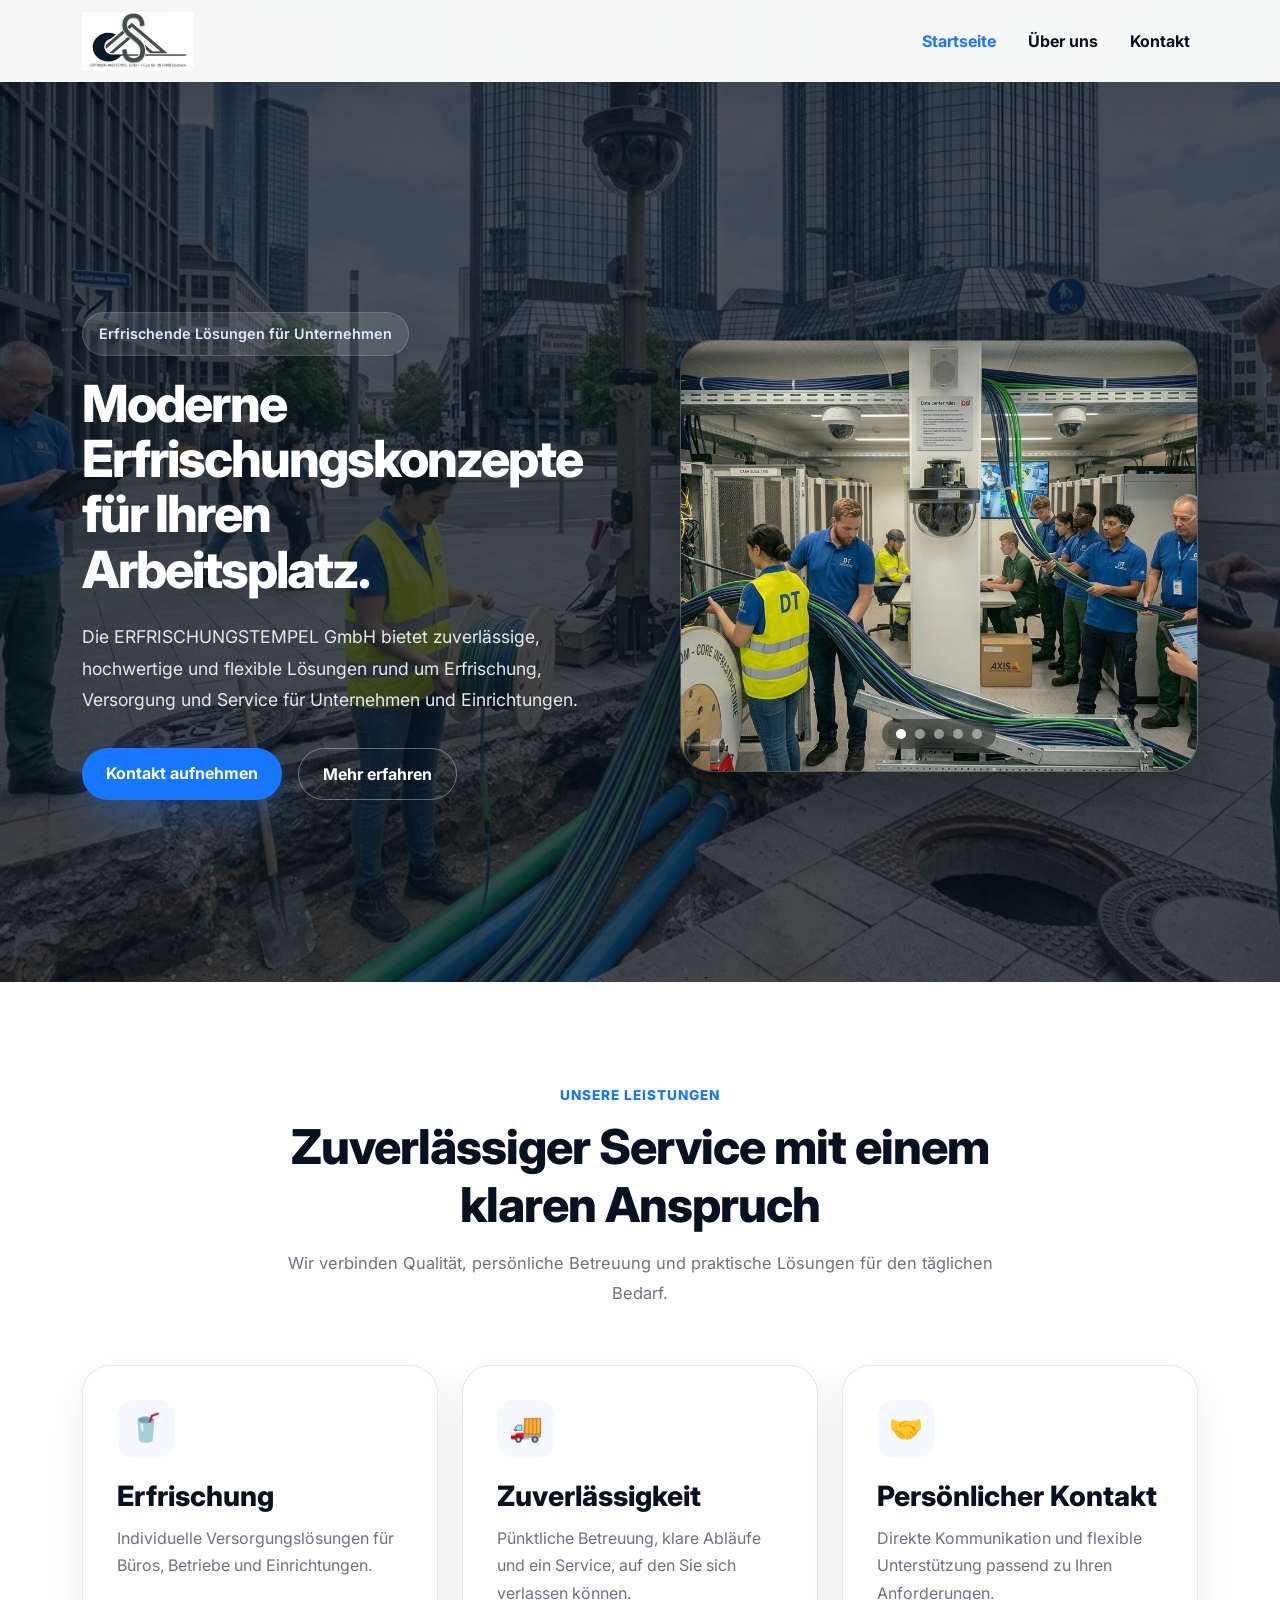
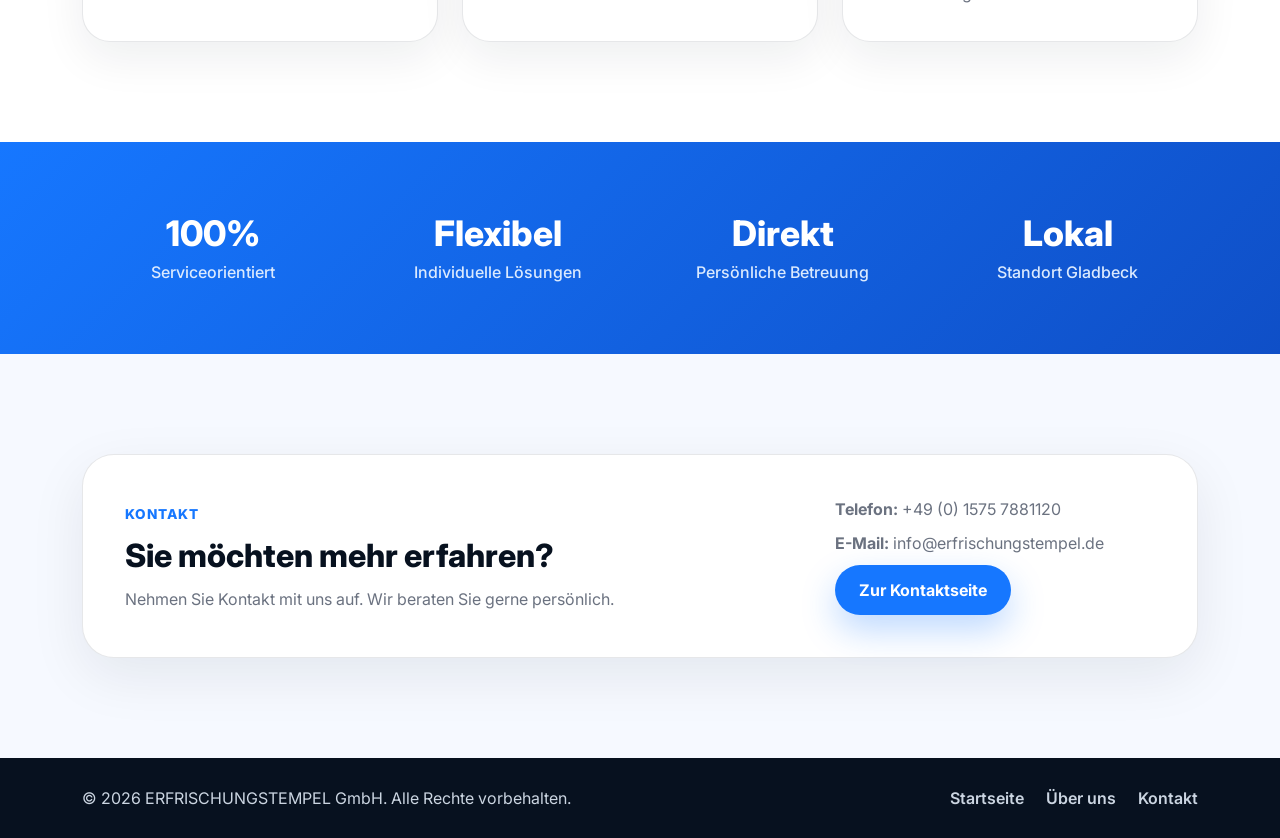
<file: index.html>
<!DOCTYPE html>
<html lang="de">
<head>
  <meta charset="UTF-8" />
  <meta name="viewport" content="width=device-width, initial-scale=1.0" />

  <title>ERFRISCHUNGSTEMPEL GmbH | Startseite</title>

  <link href="https://cdn.jsdelivr.net/npm/bootstrap@5.3.3/dist/css/bootstrap.min.css" rel="stylesheet">
  <link rel="stylesheet" href="css/style.css" />
</head>
<body>

  <nav class="navbar navbar-expand-lg fixed-top custom-navbar">
    <div class="container">
      <a class="navbar-brand brand-logo-wrapper" href="index.html">
        <img src="images/logo.png" alt="ERFRISCHUNGSTEMPEL GmbH Logo" class="brand-logo">
      </a>

      <button class="navbar-toggler" type="button" data-bs-toggle="collapse" data-bs-target="#menu">
        <span class="navbar-toggler-icon"></span>
      </button>

      <div class="collapse navbar-collapse" id="menu">
        <ul class="navbar-nav ms-auto gap-lg-3">
          <li class="nav-item">
            <a class="nav-link active" href="index.html">Startseite</a>
          </li>

          <li class="nav-item">
            <a class="nav-link" href="about.html">Über uns</a>
          </li>

          <li class="nav-item">
            <a class="nav-link" href="contact.html">Kontakt</a>
          </li>
        </ul>
      </div>
    </div>
  </nav>

  <header class="hero-section">
    <div class="container">
      <div class="row align-items-center min-vh-100 pt-5 hero-row">
        <div class="col-lg-6 hero-text-column">
          <span class="hero-badge">Erfrischende Lösungen für Unternehmen</span>

          <h1 class="hero-title">
            Moderne<br>
            Erfrischungs&shy;konzepte<br>
            für Ihren<br>
            Arbeitsplatz.
          </h1>

          <p class="hero-text">
            Die ERFRISCHUNGSTEMPEL GmbH bietet zuverlässige, hochwertige und flexible
            Lösungen rund um Erfrischung, Versorgung und Service für Unternehmen und Einrichtungen.
          </p>

          <div class="d-flex flex-wrap gap-3">
            <a href="contact.html" class="btn btn-primary custom-btn">Kontakt aufnehmen</a>
            <a href="about.html" class="btn btn-outline-light custom-btn-outline">Mehr erfahren</a>
          </div>
        </div>

        <div class="col-lg-6 mt-5 mt-lg-0 hero-slider-column">
          <div class="slider-card">
            <img id="sliderImage" src="images/slide1.jpg" alt="ERFRISCHUNGSTEMPEL Bild" class="slider-image">

            <div class="slider-dots">
              <span class="dot active"></span>
              <span class="dot"></span>
              <span class="dot"></span>
              <span class="dot"></span>
              <span class="dot"></span>
            </div>
          </div>
        </div>

      </div>
    </div>
  </header>

  <main>
    <section class="section-padding">
      <div class="container">
        <div class="section-heading text-center">
          <span>Unsere Leistungen</span>
          <h2>Zuverlässiger Service mit einem klaren Anspruch</h2>
          <p>
            Wir verbinden Qualität, persönliche Betreuung und praktische Lösungen für den täglichen Bedarf.
          </p>
        </div>

        <div class="row g-4">
          <div class="col-md-4">
            <div class="feature-card">
              <div class="feature-icon">🥤</div>
              <h3>Erfrischung</h3>
              <p>
                Individuelle Versorgungslösungen für Büros, Betriebe und Einrichtungen.
              </p>
            </div>
          </div>

          <div class="col-md-4">
            <div class="feature-card">
              <div class="feature-icon">🚚</div>
              <h3>Zuverlässigkeit</h3>
              <p>
                Pünktliche Betreuung, klare Abläufe und ein Service, auf den Sie sich verlassen können.
              </p>
            </div>
          </div>

          <div class="col-md-4">
            <div class="feature-card">
              <div class="feature-icon">🤝</div>
              <h3>Persönlicher Kontakt</h3>
              <p>
                Direkte Kommunikation und flexible Unterstützung passend zu Ihren Anforderungen.
              </p>
            </div>
          </div>
        </div>

      </div>
    </section>

    <section class="stats-section">
      <div class="container">
        <div class="row g-4 text-center">
          <div class="col-md-3 col-6">
            <h3>100%</h3>
            <p>Serviceorientiert</p>
          </div>

          <div class="col-md-3 col-6">
            <h3>Flexibel</h3>
            <p>Individuelle Lösungen</p>
          </div>

          <div class="col-md-3 col-6">
            <h3>Direkt</h3>
            <p>Persönliche Betreuung</p>
          </div>

          <div class="col-md-3 col-6">
            <h3>Lokal</h3>
            <p>Standort Gladbeck</p>
          </div>
        </div>
      </div>
    </section>

    <section class="section-padding contact-preview-section">
      <div class="container">
        <div class="contact-preview-card">
          <div>
            <span class="mini-title">Kontakt</span>
            <h2>Sie möchten mehr erfahren?</h2>
            <p>
              Nehmen Sie Kontakt mit uns auf. Wir beraten Sie gerne persönlich.
            </p>
          </div>

          <div class="contact-preview-info">
            <p><strong>Telefon:</strong> +49 (0) 1575 7881120</p>
            <p><strong>E-Mail:</strong> info@erfrischungstempel.de</p>
            <a href="contact.html" class="btn btn-primary custom-btn">Zur Kontaktseite</a>
          </div>
        </div>
      </div>
    </section>
  </main>

  <footer class="footer">
    <div class="container d-md-flex justify-content-between align-items-center">
      <p class="mb-2 mb-md-0">© 2026 ERFRISCHUNGSTEMPEL GmbH. Alle Rechte vorbehalten.</p>

      <div>
        <a href="index.html">Startseite</a>
        <a href="about.html">Über uns</a>
        <a href="contact.html">Kontakt</a>
      </div>
    </div>
  </footer>

  <script src="https://cdn.jsdelivr.net/npm/bootstrap@5.3.3/dist/js/bootstrap.bundle.min.js"></script>
  <script src="js/script.js"></script>
</body>
</html>
</file>
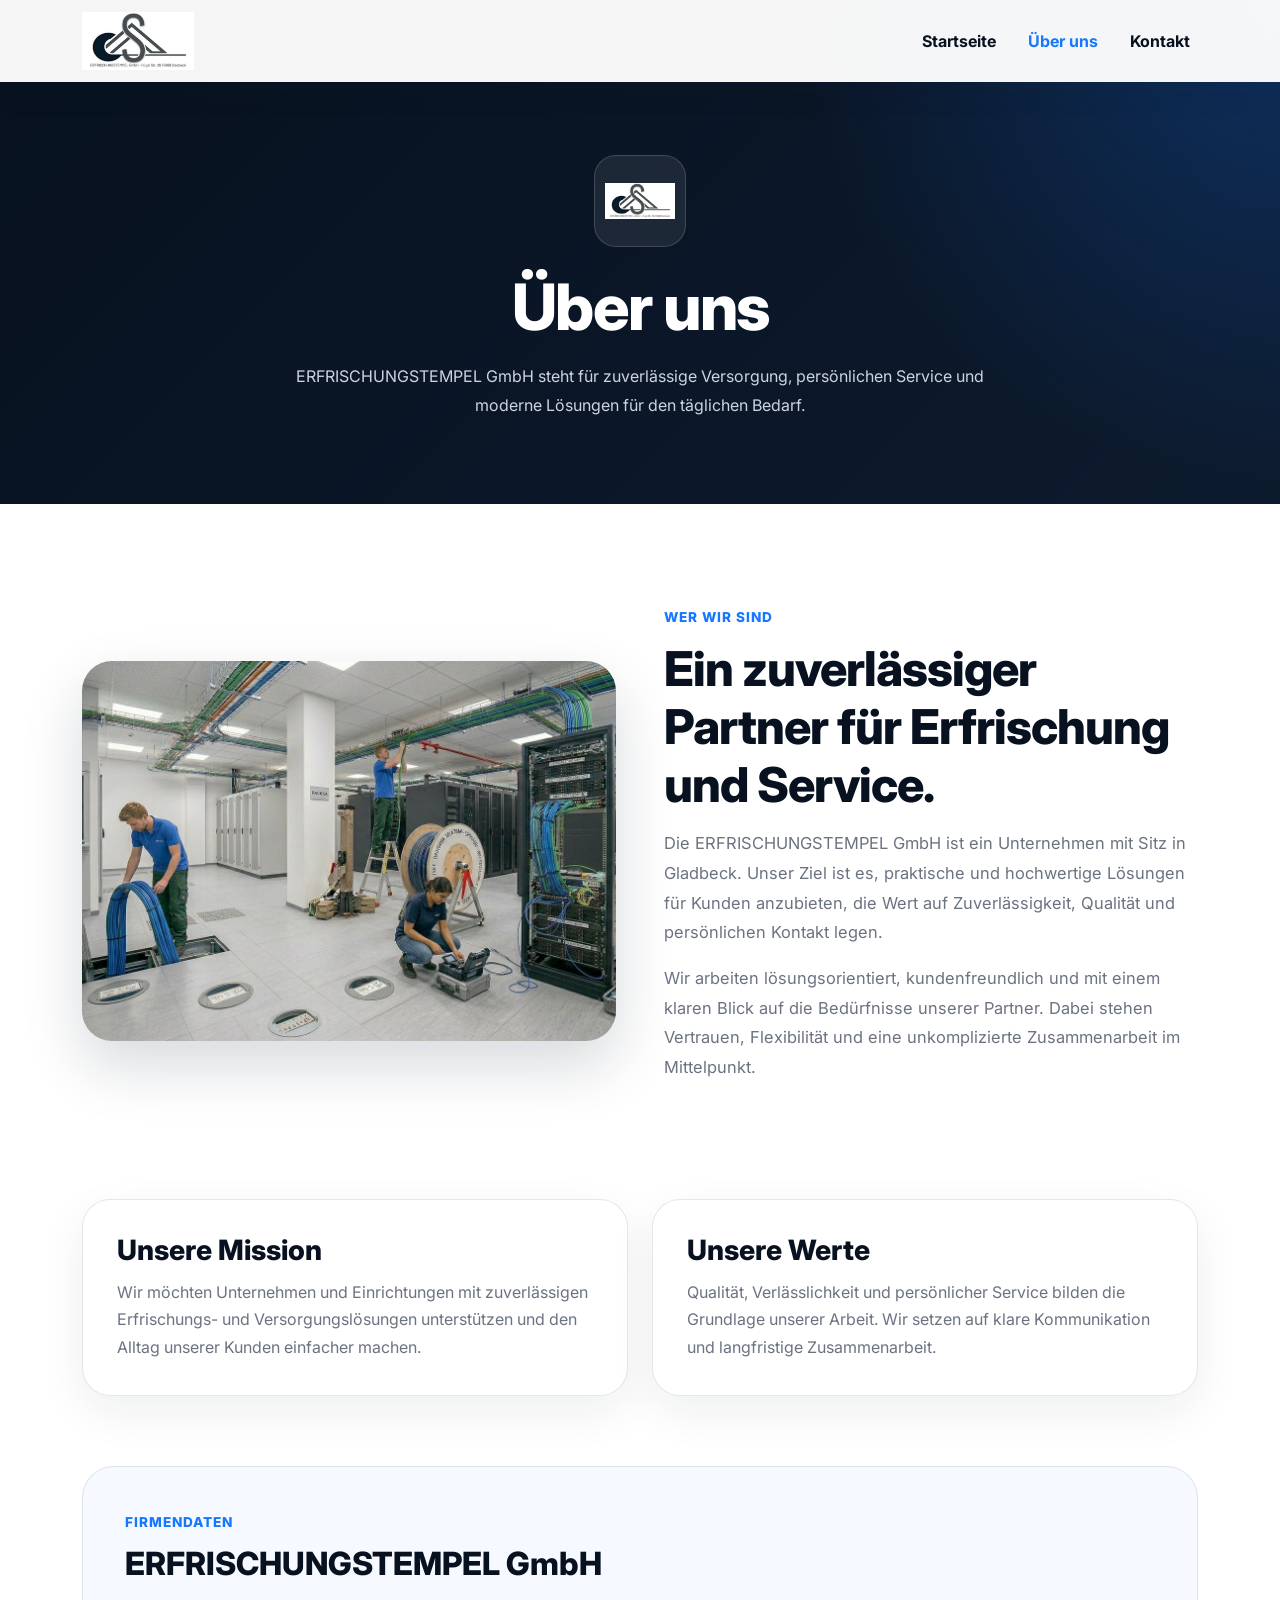
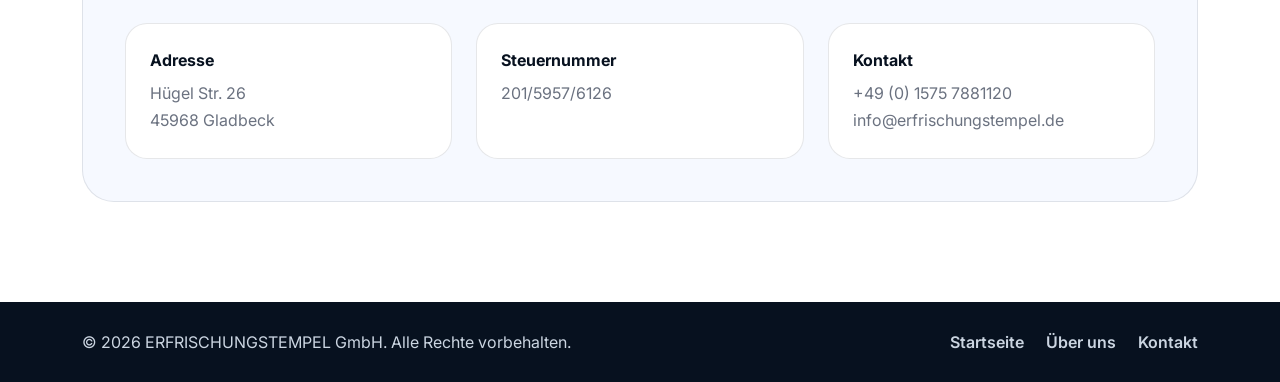
<file: about.html>
<!DOCTYPE html>
<html lang="de">
<head>
  <meta charset="UTF-8" />
  <meta name="viewport" content="width=device-width, initial-scale=1.0" />

  <title>ERFRISCHUNGSTEMPEL GmbH | Über uns</title>

  <link href="https://cdn.jsdelivr.net/npm/bootstrap@5.3.3/dist/css/bootstrap.min.css" rel="stylesheet">
  <link rel="stylesheet" href="css/style.css" />
</head>
<body>

  <nav class="navbar navbar-expand-lg fixed-top custom-navbar">
    <div class="container">
      <a class="navbar-brand brand-logo-wrapper" href="index.html">
        <img src="images/logo.png" alt="ERFRISCHUNGSTEMPEL GmbH Logo" class="brand-logo">
      </a>

      <button class="navbar-toggler" type="button" data-bs-toggle="collapse" data-bs-target="#menu">
        <span class="navbar-toggler-icon"></span>
      </button>

      <div class="collapse navbar-collapse" id="menu">
        <ul class="navbar-nav ms-auto gap-lg-3">
          <li class="nav-item">
            <a class="nav-link" href="index.html">Startseite</a>
          </li>

          <li class="nav-item">
            <a class="nav-link active" href="about.html">Über uns</a>
          </li>

          <li class="nav-item">
            <a class="nav-link" href="contact.html">Kontakt</a>
          </li>
        </ul>
      </div>
    </div>
  </nav>

  <header class="page-header">
    <div class="container">
      <img src="images/logo.png" alt="ERFRISCHUNGSTEMPEL GmbH Logo" class="page-logo">
      <h1>Über uns</h1>
      <p>
        ERFRISCHUNGSTEMPEL GmbH steht für zuverlässige Versorgung, persönlichen Service
        und moderne Lösungen für den täglichen Bedarf.
      </p>
    </div>
  </header>

  <main>
    <section class="section-padding">
      <div class="container">
        <div class="row align-items-center g-5">
          <div class="col-lg-6">
            <div class="about-image-box">
              <img src="images/about.jpg" alt="Über uns Bild">
            </div>
          </div>

          <div class="col-lg-6">
            <span class="mini-title">Wer wir sind</span>

            <h2 class="content-title">
              Ein zuverlässiger Partner für Erfrischung und Service.
            </h2>

            <p class="content-text">
              Die ERFRISCHUNGSTEMPEL GmbH ist ein Unternehmen mit Sitz in Gladbeck.
              Unser Ziel ist es, praktische und hochwertige Lösungen für Kunden anzubieten,
              die Wert auf Zuverlässigkeit, Qualität und persönlichen Kontakt legen.
            </p>

            <p class="content-text">
              Wir arbeiten lösungsorientiert, kundenfreundlich und mit einem klaren Blick
              auf die Bedürfnisse unserer Partner. Dabei stehen Vertrauen, Flexibilität und
              eine unkomplizierte Zusammenarbeit im Mittelpunkt.
            </p>
          </div>
        </div>
      </div>
    </section>

    <section class="mission-section">
      <div class="container">
        <div class="row g-4">
          <div class="col-md-6">
            <div class="info-card">
              <h3>Unsere Mission</h3>
              <p>
                Wir möchten Unternehmen und Einrichtungen mit zuverlässigen Erfrischungs-
                und Versorgungslösungen unterstützen und den Alltag unserer Kunden einfacher machen.
              </p>
            </div>
          </div>

          <div class="col-md-6">
            <div class="info-card">
              <h3>Unsere Werte</h3>
              <p>
                Qualität, Verlässlichkeit und persönlicher Service bilden die Grundlage unserer Arbeit.
                Wir setzen auf klare Kommunikation und langfristige Zusammenarbeit.
              </p>
            </div>
          </div>
        </div>
      </div>
    </section>

    <section class="company-details-section">
      <div class="container">
        <div class="company-details-card">
          <span class="mini-title">Firmendaten</span>
          <h2>ERFRISCHUNGSTEMPEL GmbH</h2>

          <div class="row g-4 mt-3">
            <div class="col-md-4">
              <div class="company-detail-item">
                <strong>Adresse</strong>
                <span>Hügel Str. 26<br>45968 Gladbeck</span>
              </div>
            </div>

            <div class="col-md-4">
              <div class="company-detail-item">
                <strong>Steuernummer</strong>
                <span>201/5957/6126</span>
              </div>
            </div>

            <div class="col-md-4">
              <div class="company-detail-item">
                <strong>Kontakt</strong>
                <span>
                  +49 (0) 1575 7881120<br>
                  info@erfrischungstempel.de
                </span>
              </div>
            </div>
          </div>

        </div>
      </div>
    </section>
  </main>

  <footer class="footer">
    <div class="container d-md-flex justify-content-between align-items-center">
      <p class="mb-2 mb-md-0">© 2026 ERFRISCHUNGSTEMPEL GmbH. Alle Rechte vorbehalten.</p>

      <div>
        <a href="index.html">Startseite</a>
        <a href="about.html">Über uns</a>
        <a href="contact.html">Kontakt</a>
      </div>
    </div>
  </footer>

  <script src="https://cdn.jsdelivr.net/npm/bootstrap@5.3.3/dist/js/bootstrap.bundle.min.js"></script>
</body>
</html>
</file>
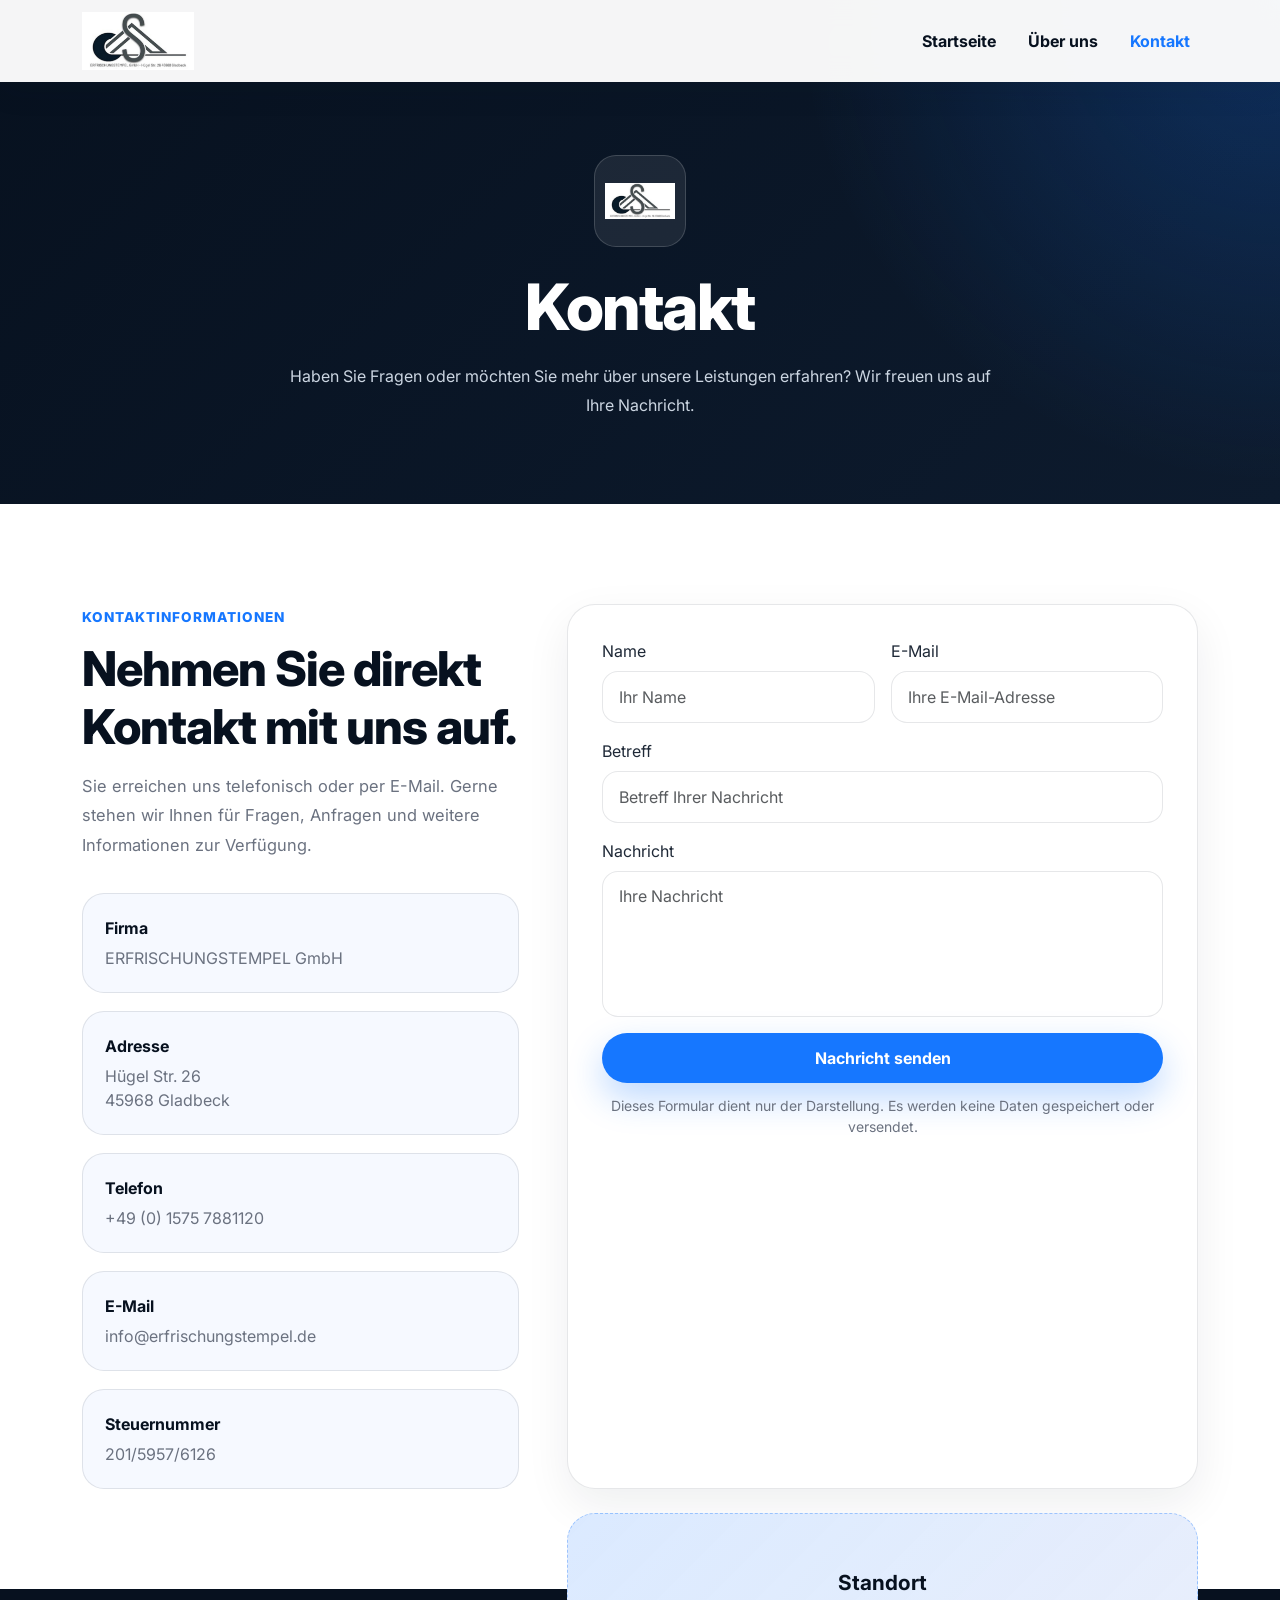
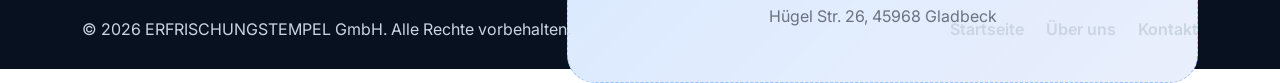
<file: contact.html>
<!DOCTYPE html>
<html lang="de">
<head>
  <meta charset="UTF-8" />
  <meta name="viewport" content="width=device-width, initial-scale=1.0" />

  <title>ERFRISCHUNGSTEMPEL GmbH | Kontakt</title>

  <link href="https://cdn.jsdelivr.net/npm/bootstrap@5.3.3/dist/css/bootstrap.min.css" rel="stylesheet">
  <link rel="stylesheet" href="css/style.css" />
</head>
<body>

  <nav class="navbar navbar-expand-lg fixed-top custom-navbar">
    <div class="container">
      <a class="navbar-brand brand-logo-wrapper" href="index.html">
        <img src="images/logo.png" alt="ERFRISCHUNGSTEMPEL GmbH Logo" class="brand-logo">
      </a>

      <button class="navbar-toggler" type="button" data-bs-toggle="collapse" data-bs-target="#menu">
        <span class="navbar-toggler-icon"></span>
      </button>

      <div class="collapse navbar-collapse" id="menu">
        <ul class="navbar-nav ms-auto gap-lg-3">
          <li class="nav-item">
            <a class="nav-link" href="index.html">Startseite</a>
          </li>

          <li class="nav-item">
            <a class="nav-link" href="about.html">Über uns</a>
          </li>

          <li class="nav-item">
            <a class="nav-link active" href="contact.html">Kontakt</a>
          </li>
        </ul>
      </div>
    </div>
  </nav>

  <header class="page-header">
    <div class="container">
      <img src="images/logo.png" alt="ERFRISCHUNGSTEMPEL GmbH Logo" class="page-logo">
      <h1>Kontakt</h1>
      <p>
        Haben Sie Fragen oder möchten Sie mehr über unsere Leistungen erfahren?
        Wir freuen uns auf Ihre Nachricht.
      </p>
    </div>
  </header>

  <main>
    <section class="section-padding">
      <div class="container">
        <div class="row g-5">
          <div class="col-lg-5">
            <span class="mini-title">Kontaktinformationen</span>

            <h2 class="content-title">
              Nehmen Sie direkt Kontakt mit uns auf.
            </h2>

            <p class="content-text">
              Sie erreichen uns telefonisch oder per E-Mail. Gerne stehen wir Ihnen für Fragen,
              Anfragen und weitere Informationen zur Verfügung.
            </p>

            <div class="contact-list">
              <div class="contact-item">
                <strong>Firma</strong>
                <span>ERFRISCHUNGSTEMPEL GmbH</span>
              </div>

              <div class="contact-item">
                <strong>Adresse</strong>
                <span>Hügel Str. 26<br>45968 Gladbeck</span>
              </div>

              <div class="contact-item">
                <strong>Telefon</strong>
                <span>+49 (0) 1575 7881120</span>
              </div>

              <div class="contact-item">
                <strong>E-Mail</strong>
                <span>info@erfrischungstempel.de</span>
              </div>

              <div class="contact-item">
                <strong>Steuernummer</strong>
                <span>201/5957/6126</span>
              </div>
            </div>
          </div>

          <div class="col-lg-7">
            <div class="contact-form-card">
              <form>
                <div class="row g-3">
                  <div class="col-md-6">
                    <label for="name" class="form-label">Name</label>
                    <input type="text" class="form-control" id="name" placeholder="Ihr Name">
                  </div>

                  <div class="col-md-6">
                    <label for="email" class="form-label">E-Mail</label>
                    <input type="email" class="form-control" id="email" placeholder="Ihre E-Mail-Adresse">
                  </div>

                  <div class="col-12">
                    <label for="subject" class="form-label">Betreff</label>
                    <input type="text" class="form-control" id="subject" placeholder="Betreff Ihrer Nachricht">
                  </div>

                  <div class="col-12">
                    <label for="message" class="form-label">Nachricht</label>
                    <textarea class="form-control" id="message" rows="5" placeholder="Ihre Nachricht"></textarea>
                  </div>

                  <div class="col-12">
                    <button type="button" class="btn btn-primary custom-btn w-100">
                      Nachricht senden
                    </button>

                    <small class="form-note">
                      Dieses Formular dient nur der Darstellung. Es werden keine Daten gespeichert oder versendet.
                    </small>
                  </div>
                </div>
              </form>
            </div>

            <div class="map-placeholder mt-4">
              <div>
                <strong>Standort</strong>
                <span>Hügel Str. 26, 45968 Gladbeck</span>
              </div>
            </div>
          </div>

        </div>
      </div>
    </section>
  </main>

  <footer class="footer">
    <div class="container d-md-flex justify-content-between align-items-center">
      <p class="mb-2 mb-md-0">© 2026 ERFRISCHUNGSTEMPEL GmbH. Alle Rechte vorbehalten.</p>

      <div>
        <a href="index.html">Startseite</a>
        <a href="about.html">Über uns</a>
        <a href="contact.html">Kontakt</a>
      </div>
    </div>
  </footer>

  <script src="https://cdn.jsdelivr.net/npm/bootstrap@5.3.3/dist/js/bootstrap.bundle.min.js"></script>
</body>
</html>
</file>
<file: css/style.css>
@import url('https://fonts.googleapis.com/css2?family=Inter:wght@400;500;600;700;800&display=swap');

:root {
  --dark: #07111f;
  --dark-soft: #0d1b2e;
  --primary: #1677ff;
  --primary-dark: #0f4fc7;
  --text: #1f2937;
  --muted: #6b7280;
  --light: #f6f9ff;
  --white: #ffffff;
  --border: rgba(15, 23, 42, 0.1);
}

* {
  margin: 0;
  padding: 0;
  box-sizing: border-box;
}

body {
  font-family: 'Inter', sans-serif;
  color: var(--text);
  background: var(--white);
}

a {
  text-decoration: none;
}

.custom-navbar {
  background: rgba(255, 255, 255, 0.96);
  backdrop-filter: blur(14px);
  box-shadow: 0 10px 30px rgba(15, 23, 42, 0.08);
  min-height: 82px;
  padding: 10px 0;
}

.brand-logo-wrapper {
  display: flex;
  align-items: center;
  padding: 0 !important;
  margin: 0 !important;
}

.brand-logo {
  width: auto !important;
  height: 58px !important;
  max-width: 260px !important;
  object-fit: contain !important;
  display: block;
}

.nav-link {
  color: var(--dark) !important;
  font-weight: 700;
  position: relative;
}

.nav-link.active,
.nav-link:hover {
  color: var(--primary) !important;
}

.hero-section {
  min-height: 100vh;
  padding-top: 82px;
  color: var(--white);
  overflow: hidden;
  background-image:
    linear-gradient(rgba(7, 17, 31, 0.75), rgba(7, 17, 31, 0.70)),
    url("../images/hero-bg.jpg");
  background-size: cover;
  background-position: center;
  background-repeat: no-repeat;
}

.hero-row {
  --bs-gutter-x: 5rem;
}

.hero-text-column,
.hero-slider-column {
  min-width: 0;
}

.hero-text-column {
  position: relative;
  z-index: 3;
}

.hero-slider-column {
  position: relative;
  z-index: 2;
}

.hero-badge {
  display: inline-block;
  padding: 10px 16px;
  border-radius: 999px;
  background: rgba(255, 255, 255, 0.12);
  color: #dbeafe;
  font-size: 0.9rem;
  font-weight: 600;
  margin-bottom: 20px;
  border: 1px solid rgba(255, 255, 255, 0.15);
}

.hero-title {
  font-size: clamp(2.3rem, 4vw, 4.2rem);
  font-weight: 800;
  line-height: 1.08;
  letter-spacing: -2px;
  margin-bottom: 24px;
  max-width: 560px;
  word-break: normal;
  overflow-wrap: anywhere;
  hyphens: auto;
}

.hero-text {
  color: #e2e8f0;
  font-size: 1.1rem;
  line-height: 1.8;
  max-width: 590px;
  margin-bottom: 32px;
}

.custom-btn,
.custom-btn-outline {
  padding: 13px 24px;
  border-radius: 999px;
  font-weight: 700;
}

.custom-btn {
  background: var(--primary);
  border: none;
  box-shadow: 0 15px 35px rgba(22, 119, 255, 0.28);
}

.custom-btn:hover {
  background: var(--primary-dark);
}

.custom-btn-outline {
  border: 1px solid rgba(255, 255, 255, 0.35);
  color: var(--white);
}

.custom-btn-outline:hover {
  color: var(--white);
  background: rgba(255, 255, 255, 0.08);
}

.slider-card {
  position: relative;
  z-index: 2;
  border-radius: 32px;
  overflow: hidden;
  min-height: 430px;
  box-shadow: 0 30px 80px rgba(0, 0, 0, 0.35);
  border: 1px solid rgba(255, 255, 255, 0.16);
  background: rgba(255, 255, 255, 0.06);
}

.slider-image {
  width: 100%;
  height: 430px;
  object-fit: cover;
  display: block;
  transition: opacity 0.5s ease;
  background: #0d1b2e;
}

.slider-dots {
  position: absolute;
  bottom: 22px;
  left: 50%;
  transform: translateX(-50%);
  display: flex;
  gap: 9px;
  padding: 10px 14px;
  border-radius: 999px;
  background: rgba(0, 0, 0, 0.35);
  backdrop-filter: blur(10px);
}

.dot {
  width: 10px;
  height: 10px;
  border-radius: 50%;
  background: rgba(255, 255, 255, 0.45);
}

.dot.active {
  background: var(--white);
}

.section-padding {
  padding: 100px 0;
}

.section-heading {
  max-width: 720px;
  margin: 0 auto 56px;
}

.section-heading span,
.mini-title {
  color: var(--primary);
  font-weight: 800;
  text-transform: uppercase;
  letter-spacing: 1px;
  font-size: 0.85rem;
}

.section-heading h2,
.content-title {
  color: var(--dark);
  font-size: clamp(2rem, 4vw, 3rem);
  font-weight: 800;
  letter-spacing: -1px;
  margin: 12px 0 16px;
}

.section-heading p,
.content-text {
  color: var(--muted);
  line-height: 1.8;
  font-size: 1.03rem;
}

.feature-card,
.info-card,
.contact-form-card {
  height: 100%;
  padding: 34px;
  border-radius: 28px;
  background: var(--white);
  border: 1px solid var(--border);
  box-shadow: 0 16px 45px rgba(15, 23, 42, 0.07);
  transition: 0.3s ease;
}

.feature-card:hover,
.info-card:hover {
  transform: translateY(-8px);
  box-shadow: 0 25px 65px rgba(15, 23, 42, 0.12);
}

.feature-icon {
  width: 58px;
  height: 58px;
  border-radius: 18px;
  display: grid;
  place-items: center;
  background: var(--light);
  font-size: 1.7rem;
  margin-bottom: 22px;
}

.feature-card h3,
.info-card h3 {
  color: var(--dark);
  font-weight: 800;
  margin-bottom: 12px;
}

.feature-card p,
.info-card p {
  color: var(--muted);
  line-height: 1.7;
  margin-bottom: 0;
}

.stats-section {
  padding: 70px 0;
  background: linear-gradient(135deg, var(--primary), #0f4fc7);
  color: var(--white);
}

.stats-section h3 {
  font-size: 2.2rem;
  font-weight: 800;
  margin-bottom: 6px;
}

.stats-section p {
  color: #dbeafe;
  margin-bottom: 0;
  font-weight: 500;
}

.contact-preview-section {
  background: var(--light);
}

.contact-preview-card {
  display: flex;
  justify-content: space-between;
  gap: 30px;
  align-items: center;
  padding: 42px;
  border-radius: 32px;
  background: var(--white);
  border: 1px solid var(--border);
  box-shadow: 0 18px 55px rgba(15, 23, 42, 0.08);
}

.contact-preview-card h2 {
  color: var(--dark);
  font-weight: 800;
  margin: 12px 0;
}

.contact-preview-card p {
  color: var(--muted);
  margin-bottom: 0;
}

.contact-preview-info {
  min-width: 320px;
}

.contact-preview-info p {
  margin-bottom: 10px;
}

.page-header {
  padding: 155px 0 85px;
  background:
    radial-gradient(circle at top right, rgba(22, 119, 255, 0.25), transparent 35%),
    linear-gradient(135deg, #07111f, #0d1b2e);
  color: var(--white);
  text-align: center;
}

.page-logo {
  width: 92px;
  height: 92px;
  object-fit: contain;
  border-radius: 22px;
  background: rgba(255, 255, 255, 0.08);
  padding: 10px;
  margin-bottom: 22px;
  border: 1px solid rgba(255, 255, 255, 0.16);
}

.page-header h1 {
  font-size: clamp(2.4rem, 5vw, 4.4rem);
  font-weight: 800;
  letter-spacing: -1.5px;
}

.page-header p {
  color: #cbd5e1;
  max-width: 720px;
  margin: 16px auto 0;
  line-height: 1.8;
}

.about-image-box {
  border-radius: 30px;
  overflow: hidden;
  box-shadow: 0 25px 60px rgba(15, 23, 42, 0.16);
}

.about-image-box img {
  width: 100%;
  min-height: 380px;
  object-fit: cover;
  display: block;
}

.mission-section {
  padding: 0 0 70px;
}

.company-details-section {
  padding: 0 0 100px;
}

.company-details-card {
  padding: 42px;
  border-radius: 32px;
  background: var(--light);
  border: 1px solid var(--border);
}

.company-details-card h2 {
  color: var(--dark);
  font-weight: 800;
  margin-top: 12px;
}

.company-detail-item {
  padding: 24px;
  border-radius: 22px;
  background: var(--white);
  border: 1px solid var(--border);
  height: 100%;
}

.company-detail-item strong {
  display: block;
  color: var(--dark);
  margin-bottom: 8px;
}

.company-detail-item span {
  color: var(--muted);
  line-height: 1.7;
}

.contact-list {
  display: grid;
  gap: 18px;
  margin-top: 32px;
}

.contact-item {
  padding: 22px;
  border-radius: 22px;
  background: var(--light);
  border: 1px solid var(--border);
}

.contact-item strong {
  display: block;
  color: var(--dark);
  margin-bottom: 6px;
}

.contact-item span {
  color: var(--muted);
}

.form-control {
  min-height: 52px;
  border-radius: 16px;
  border: 1px solid var(--border);
  padding: 12px 16px;
}

.form-control:focus {
  border-color: var(--primary);
  box-shadow: 0 0 0 4px rgba(22, 119, 255, 0.12);
}

textarea.form-control {
  resize: none;
}

.form-note {
  display: block;
  text-align: center;
  color: var(--muted);
  margin-top: 12px;
}

.map-placeholder {
  min-height: 170px;
  border-radius: 28px;
  background:
    linear-gradient(135deg, rgba(22, 119, 255, 0.12), rgba(15, 79, 199, 0.06)),
    var(--light);
  border: 1px dashed rgba(22, 119, 255, 0.35);
  display: grid;
  place-items: center;
  text-align: center;
  padding: 30px;
}

.map-placeholder strong {
  display: block;
  color: var(--dark);
  font-size: 1.3rem;
  margin-bottom: 6px;
}

.map-placeholder span {
  color: var(--muted);
}

.footer {
  padding: 28px 0;
  background: var(--dark);
  color: #cbd5e1;
}

.footer p {
  margin-bottom: 0;
}

.footer a {
  color: #cbd5e1;
  margin-left: 18px;
  font-weight: 600;
}

.footer a:hover {
  color: var(--white);
}

@media (max-width: 1199px) {
  .hero-row {
    --bs-gutter-x: 3rem;
  }

  .hero-title {
    font-size: clamp(2.2rem, 3.8vw, 3.7rem);
    max-width: 520px;
  }
}

@media (max-width: 991px) {
  .hero-section {
    padding: 120px 0 70px;
    background-position: center;
  }

  .hero-row {
    --bs-gutter-x: 1.5rem;
  }

  .hero-title {
    max-width: 100%;
  }

  .slider-card,
  .slider-image {
    min-height: 320px;
    height: 320px;
  }

  .contact-preview-card {
    flex-direction: column;
    align-items: flex-start;
  }

  .contact-preview-info {
    min-width: auto;
    width: 100%;
  }

  .footer a {
    margin-left: 0;
    margin-right: 14px;
  }
}

@media (max-width: 576px) {
  .brand-logo {
    height: 44px !important;
    max-width: 190px !important;
  }

  .custom-navbar {
    min-height: 70px;
  }

  .hero-title {
    font-size: clamp(2rem, 11vw, 3.1rem);
    letter-spacing: -1.4px;
  }

  .section-padding {
    padding: 75px 0;
  }

  .contact-preview-card,
  .company-details-card {
    padding: 28px;
  }
}
</file>
